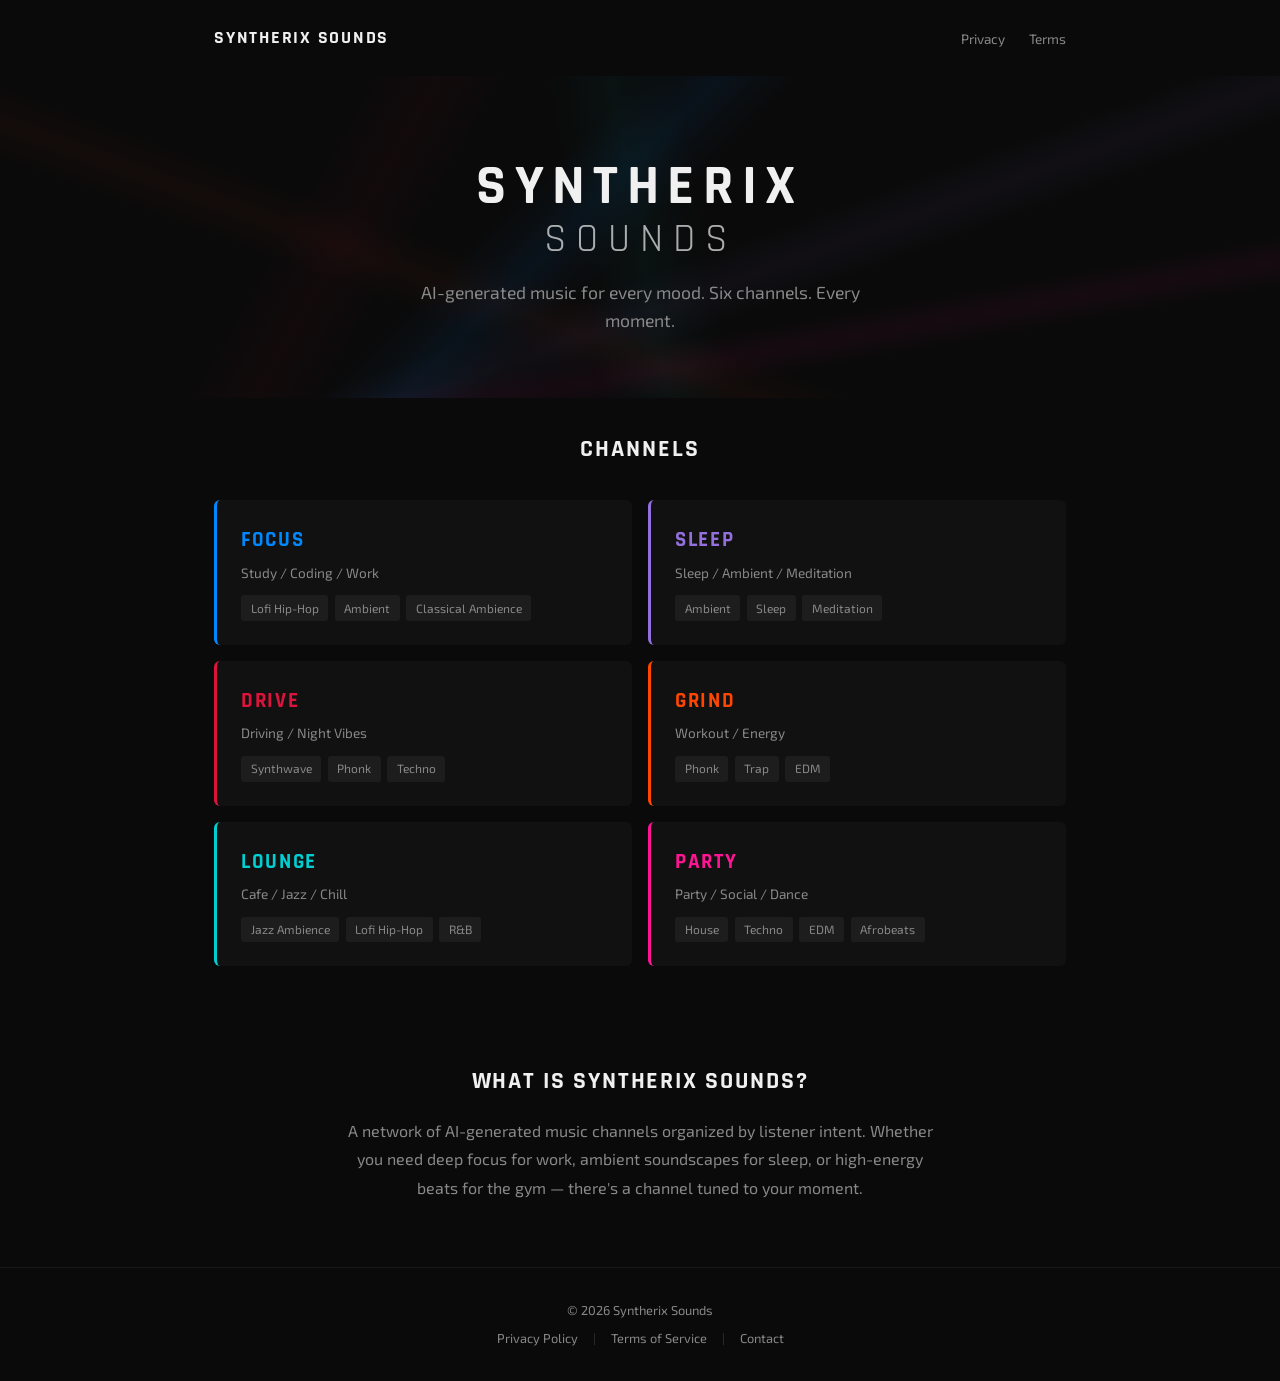
<file: index.html>
<!DOCTYPE html>
<html lang="en">
<head>
  <meta charset="UTF-8">
  <meta name="viewport" content="width=device-width, initial-scale=1.0">
  <title>Syntherix Sounds</title>
  <meta name="description" content="AI-generated music for every mood. Six channels spanning focus, sleep, drive, grind, lounge, and party.">
  <meta property="og:title" content="Syntherix Sounds">
  <meta property="og:description" content="AI-generated music for every mood. Six channels spanning focus, sleep, drive, grind, lounge, and party.">
  <meta property="og:type" content="website">
  <meta property="og:url" content="https://syntherixsounds.com">
  <link rel="stylesheet" href="style.css">
</head>
<body>

  <div class="container">
    <nav class="nav">
      <a href="/" class="nav-brand">SYNTHERIX SOUNDS</a>
      <ul class="nav-links">
        <li><a href="privacy.html">Privacy</a></li>
        <li><a href="terms.html">Terms</a></li>
      </ul>
    </nav>
  </div>

  <section class="hero">
    <div class="container">
      <h1 class="brand-title">
        <span class="brand-primary">SYNTHERIX</span>
        <span class="brand-secondary">SOUNDS</span>
      </h1>
      <p class="tagline">AI-generated music for every mood. Six channels. Every moment.</p>
    </div>
  </section>

  <main class="container">
    <section class="channels">
      <h2 class="channels-heading">CHANNELS</h2>
      <div class="channel-grid">

        <a class="channel-card" style="--accent: var(--focus)" href="https://www.tiktok.com/@syntherixfocus">
          <div class="channel-name">FOCUS</div>
          <div class="channel-intent">Study / Coding / Work</div>
          <div class="channel-genres">
            <span class="genre-tag">Lofi Hip-Hop</span>
            <span class="genre-tag">Ambient</span>
            <span class="genre-tag">Classical Ambience</span>
          </div>
        </a>

        <a class="channel-card" style="--accent: var(--sleep)" href="https://www.tiktok.com/@syntherixsleep">
          <div class="channel-name">SLEEP</div>
          <div class="channel-intent">Sleep / Ambient / Meditation</div>
          <div class="channel-genres">
            <span class="genre-tag">Ambient</span>
            <span class="genre-tag">Sleep</span>
            <span class="genre-tag">Meditation</span>
          </div>
        </a>

        <a class="channel-card" style="--accent: var(--drive)" href="https://www.tiktok.com/@syntherixdrive">
          <div class="channel-name">DRIVE</div>
          <div class="channel-intent">Driving / Night Vibes</div>
          <div class="channel-genres">
            <span class="genre-tag">Synthwave</span>
            <span class="genre-tag">Phonk</span>
            <span class="genre-tag">Techno</span>
          </div>
        </a>

        <a class="channel-card" style="--accent: var(--grind)" href="https://www.tiktok.com/@syntherixgrind">
          <div class="channel-name">GRIND</div>
          <div class="channel-intent">Workout / Energy</div>
          <div class="channel-genres">
            <span class="genre-tag">Phonk</span>
            <span class="genre-tag">Trap</span>
            <span class="genre-tag">EDM</span>
          </div>
        </a>

        <a class="channel-card" style="--accent: var(--lounge)" href="https://www.tiktok.com/@syntherixlounge">
          <div class="channel-name">LOUNGE</div>
          <div class="channel-intent">Cafe / Jazz / Chill</div>
          <div class="channel-genres">
            <span class="genre-tag">Jazz Ambience</span>
            <span class="genre-tag">Lofi Hip-Hop</span>
            <span class="genre-tag">R&B</span>
          </div>
        </a>

        <a class="channel-card" style="--accent: var(--party)" href="https://www.tiktok.com/@syntherixparty">
          <div class="channel-name">PARTY</div>
          <div class="channel-intent">Party / Social / Dance</div>
          <div class="channel-genres">
            <span class="genre-tag">House</span>
            <span class="genre-tag">Techno</span>
            <span class="genre-tag">EDM</span>
            <span class="genre-tag">Afrobeats</span>
          </div>
        </a>

      </div>
    </section>

    <section class="about">
      <h2>WHAT IS SYNTHERIX SOUNDS?</h2>
      <p>A network of AI-generated music channels organized by listener intent. Whether you need deep focus for work, ambient soundscapes for sleep, or high-energy beats for the gym — there's a channel tuned to your moment.</p>
    </section>
  </main>

  <footer class="footer">
    <div class="container">
      <p>&copy; 2026 Syntherix Sounds</p>
      <div class="footer-links">
        <a href="privacy.html">Privacy Policy</a>
        <span class="sep">|</span>
        <a href="terms.html">Terms of Service</a>
        <span class="sep">|</span>
        <a href="mailto:syntherixsounds@gmail.com">Contact</a>
      </div>
    </div>
  </footer>

</body>
</html>
</file>
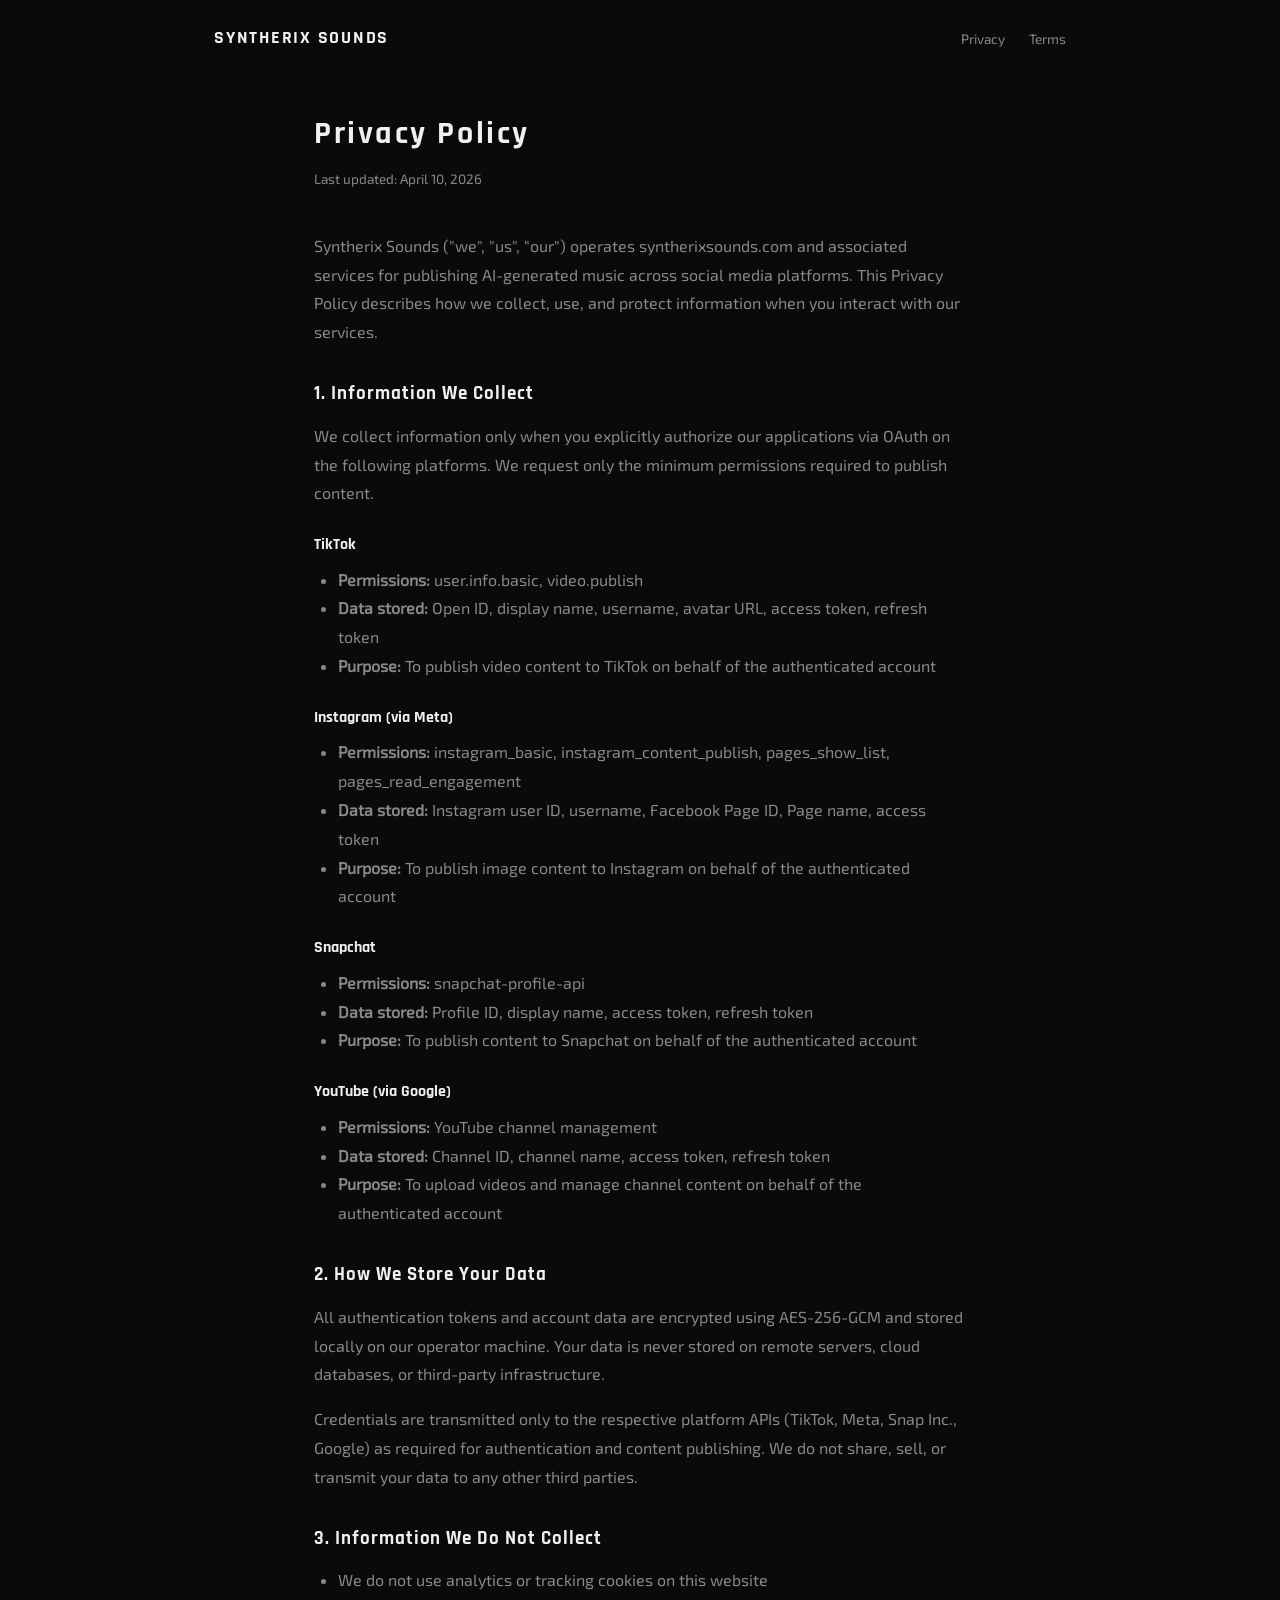
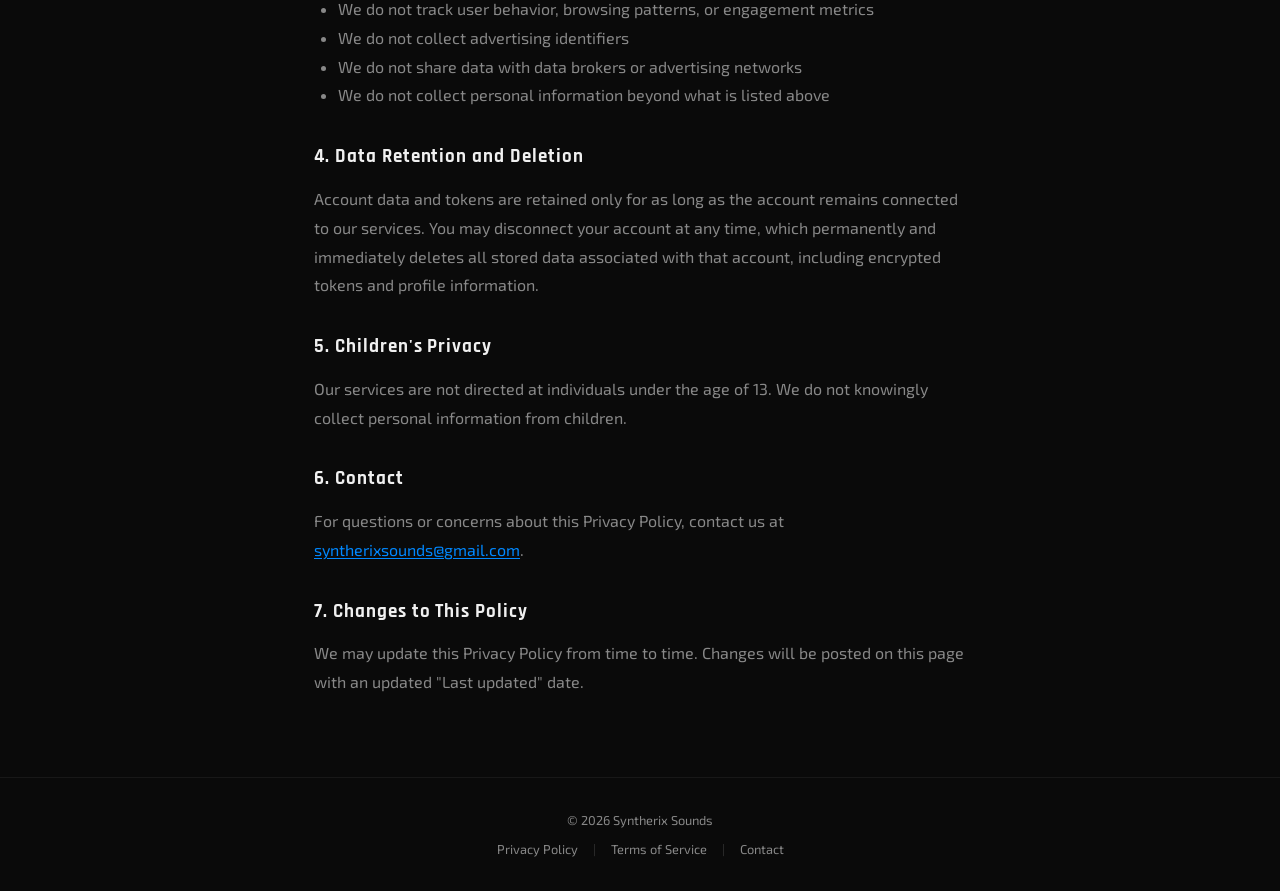
<file: privacy.html>
<!DOCTYPE html>
<html lang="en">
<head>
  <meta charset="UTF-8">
  <meta name="viewport" content="width=device-width, initial-scale=1.0">
  <title>Privacy Policy - Syntherix Sounds</title>
  <meta name="description" content="Privacy policy for Syntherix Sounds and its associated services.">
  <link rel="stylesheet" href="style.css">
</head>
<body>

  <div class="container">
    <nav class="nav">
      <a href="/" class="nav-brand">SYNTHERIX SOUNDS</a>
      <ul class="nav-links">
        <li><a href="privacy.html">Privacy</a></li>
        <li><a href="terms.html">Terms</a></li>
      </ul>
    </nav>
  </div>

  <div class="legal">

    <h1>Privacy Policy</h1>
    <p class="last-updated">Last updated: April 10, 2026</p>

    <p>Syntherix Sounds ("we", "us", "our") operates syntherixsounds.com and associated services for publishing AI-generated music across social media platforms. This Privacy Policy describes how we collect, use, and protect information when you interact with our services.</p>

    <h2>1. Information We Collect</h2>

    <p>We collect information only when you explicitly authorize our applications via OAuth on the following platforms. We request only the minimum permissions required to publish content.</p>

    <h3>TikTok</h3>
    <ul>
      <li><strong>Permissions:</strong> user.info.basic, video.publish</li>
      <li><strong>Data stored:</strong> Open ID, display name, username, avatar URL, access token, refresh token</li>
      <li><strong>Purpose:</strong> To publish video content to TikTok on behalf of the authenticated account</li>
    </ul>

    <h3>Instagram (via Meta)</h3>
    <ul>
      <li><strong>Permissions:</strong> instagram_basic, instagram_content_publish, pages_show_list, pages_read_engagement</li>
      <li><strong>Data stored:</strong> Instagram user ID, username, Facebook Page ID, Page name, access token</li>
      <li><strong>Purpose:</strong> To publish image content to Instagram on behalf of the authenticated account</li>
    </ul>

    <h3>Snapchat</h3>
    <ul>
      <li><strong>Permissions:</strong> snapchat-profile-api</li>
      <li><strong>Data stored:</strong> Profile ID, display name, access token, refresh token</li>
      <li><strong>Purpose:</strong> To publish content to Snapchat on behalf of the authenticated account</li>
    </ul>

    <h3>YouTube (via Google)</h3>
    <ul>
      <li><strong>Permissions:</strong> YouTube channel management</li>
      <li><strong>Data stored:</strong> Channel ID, channel name, access token, refresh token</li>
      <li><strong>Purpose:</strong> To upload videos and manage channel content on behalf of the authenticated account</li>
    </ul>

    <h2>2. How We Store Your Data</h2>

    <p>All authentication tokens and account data are encrypted using AES-256-GCM and stored locally on our operator machine. Your data is never stored on remote servers, cloud databases, or third-party infrastructure.</p>

    <p>Credentials are transmitted only to the respective platform APIs (TikTok, Meta, Snap Inc., Google) as required for authentication and content publishing. We do not share, sell, or transmit your data to any other third parties.</p>

    <h2>3. Information We Do Not Collect</h2>

    <ul>
      <li>We do not use analytics or tracking cookies on this website</li>
      <li>We do not track user behavior, browsing patterns, or engagement metrics</li>
      <li>We do not collect advertising identifiers</li>
      <li>We do not share data with data brokers or advertising networks</li>
      <li>We do not collect personal information beyond what is listed above</li>
    </ul>

    <h2>4. Data Retention and Deletion</h2>

    <p>Account data and tokens are retained only for as long as the account remains connected to our services. You may disconnect your account at any time, which permanently and immediately deletes all stored data associated with that account, including encrypted tokens and profile information.</p>

    <h2>5. Children's Privacy</h2>

    <p>Our services are not directed at individuals under the age of 13. We do not knowingly collect personal information from children.</p>

    <h2>6. Contact</h2>

    <p>For questions or concerns about this Privacy Policy, contact us at <a href="mailto:syntherixsounds@gmail.com">syntherixsounds@gmail.com</a>.</p>

    <h2>7. Changes to This Policy</h2>

    <p>We may update this Privacy Policy from time to time. Changes will be posted on this page with an updated "Last updated" date.</p>

  </div>

  <footer class="footer">
    <div class="container">
      <p>&copy; 2026 Syntherix Sounds</p>
      <div class="footer-links">
        <a href="privacy.html">Privacy Policy</a>
        <span class="sep">|</span>
        <a href="terms.html">Terms of Service</a>
        <span class="sep">|</span>
        <a href="mailto:syntherixsounds@gmail.com">Contact</a>
      </div>
    </div>
  </footer>

</body>
</html>
</file>
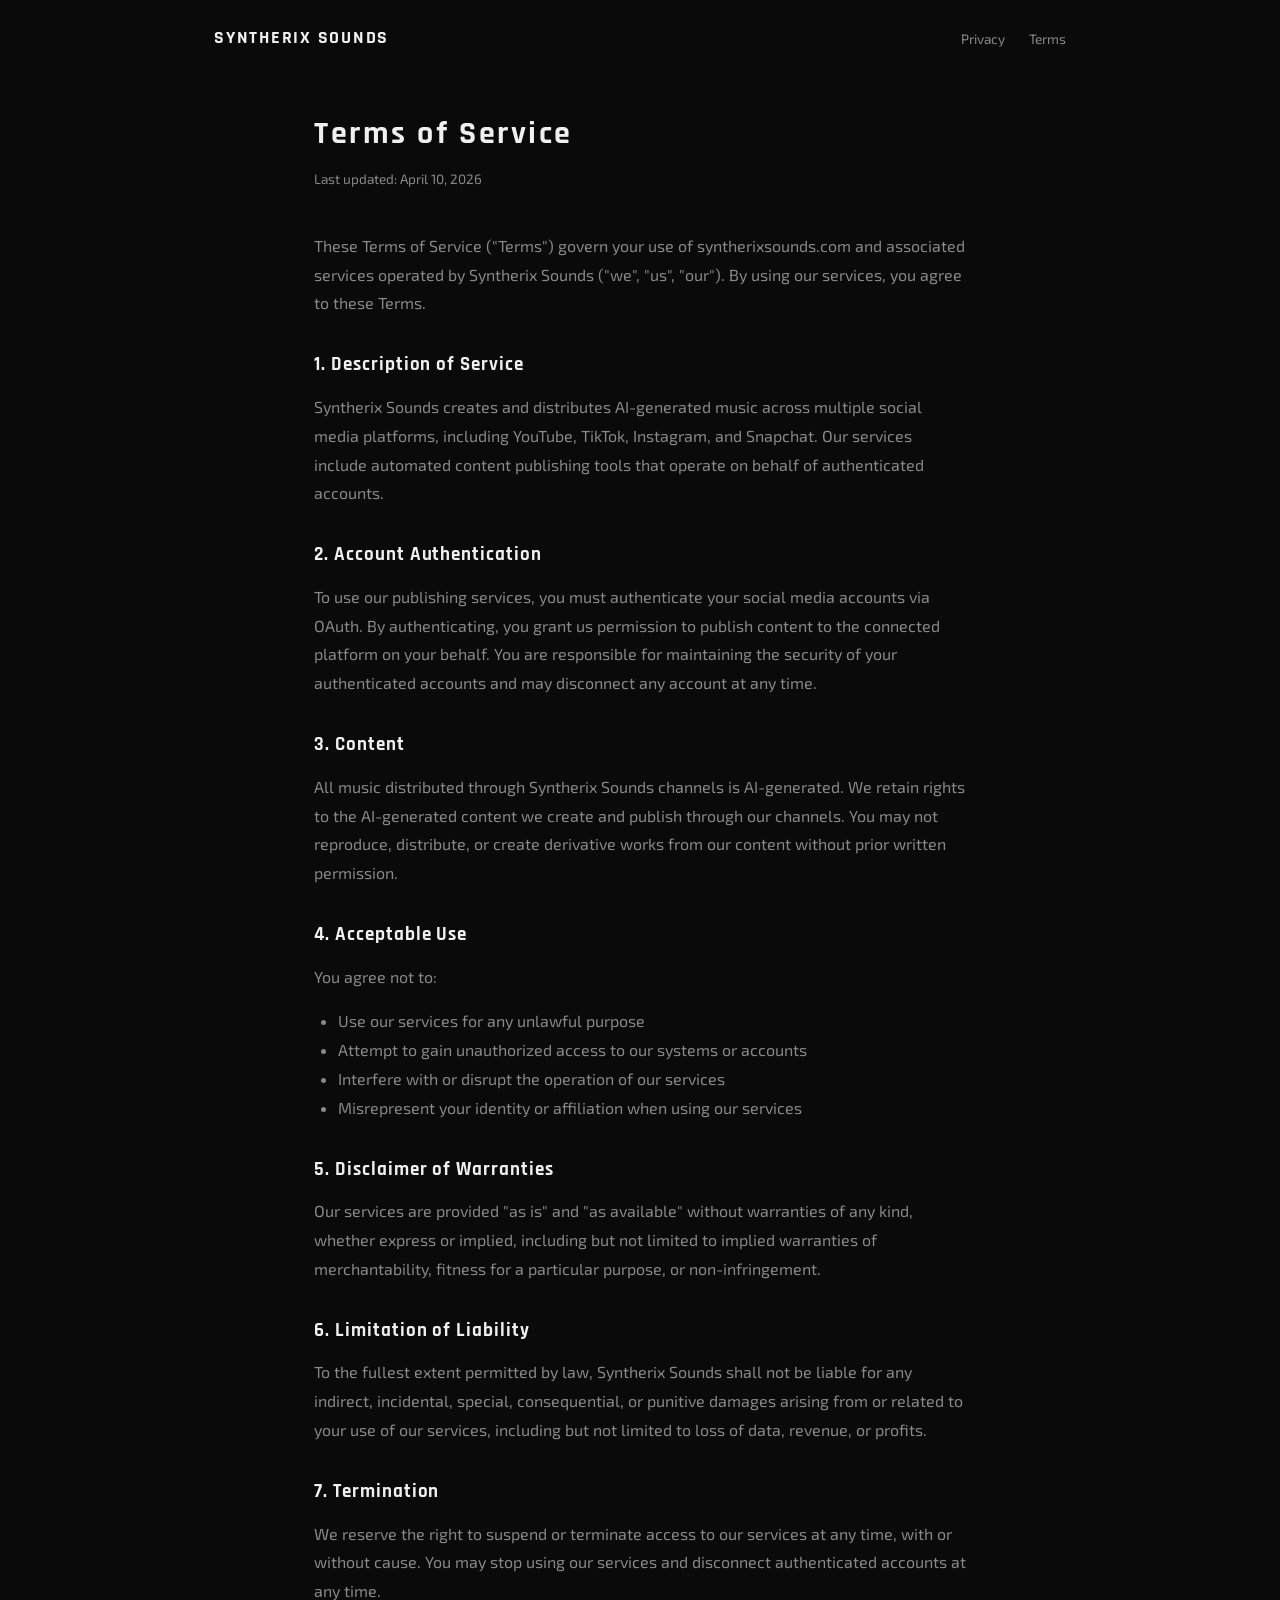
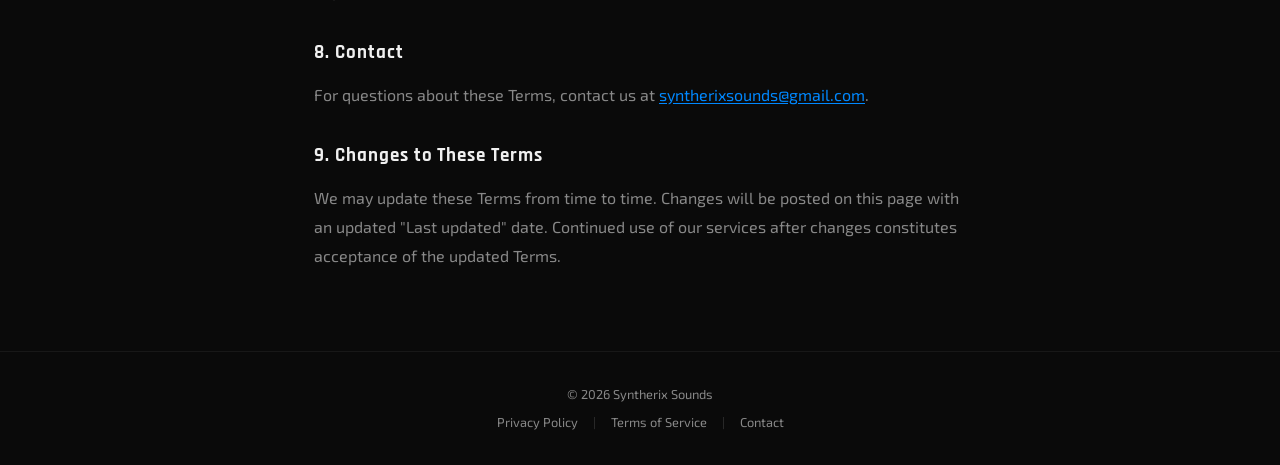
<file: terms.html>
<!DOCTYPE html>
<html lang="en">
<head>
  <meta charset="UTF-8">
  <meta name="viewport" content="width=device-width, initial-scale=1.0">
  <title>Terms of Service - Syntherix Sounds</title>
  <meta name="description" content="Terms of Service for Syntherix Sounds and its associated services.">
  <link rel="stylesheet" href="style.css">
</head>
<body>

  <div class="container">
    <nav class="nav">
      <a href="/" class="nav-brand">SYNTHERIX SOUNDS</a>
      <ul class="nav-links">
        <li><a href="privacy.html">Privacy</a></li>
        <li><a href="terms.html">Terms</a></li>
      </ul>
    </nav>
  </div>

  <div class="legal">

    <h1>Terms of Service</h1>
    <p class="last-updated">Last updated: April 10, 2026</p>

    <p>These Terms of Service ("Terms") govern your use of syntherixsounds.com and associated services operated by Syntherix Sounds ("we", "us", "our"). By using our services, you agree to these Terms.</p>

    <h2>1. Description of Service</h2>

    <p>Syntherix Sounds creates and distributes AI-generated music across multiple social media platforms, including YouTube, TikTok, Instagram, and Snapchat. Our services include automated content publishing tools that operate on behalf of authenticated accounts.</p>

    <h2>2. Account Authentication</h2>

    <p>To use our publishing services, you must authenticate your social media accounts via OAuth. By authenticating, you grant us permission to publish content to the connected platform on your behalf. You are responsible for maintaining the security of your authenticated accounts and may disconnect any account at any time.</p>

    <h2>3. Content</h2>

    <p>All music distributed through Syntherix Sounds channels is AI-generated. We retain rights to the AI-generated content we create and publish through our channels. You may not reproduce, distribute, or create derivative works from our content without prior written permission.</p>

    <h2>4. Acceptable Use</h2>

    <p>You agree not to:</p>
    <ul>
      <li>Use our services for any unlawful purpose</li>
      <li>Attempt to gain unauthorized access to our systems or accounts</li>
      <li>Interfere with or disrupt the operation of our services</li>
      <li>Misrepresent your identity or affiliation when using our services</li>
    </ul>

    <h2>5. Disclaimer of Warranties</h2>

    <p>Our services are provided "as is" and "as available" without warranties of any kind, whether express or implied, including but not limited to implied warranties of merchantability, fitness for a particular purpose, or non-infringement.</p>

    <h2>6. Limitation of Liability</h2>

    <p>To the fullest extent permitted by law, Syntherix Sounds shall not be liable for any indirect, incidental, special, consequential, or punitive damages arising from or related to your use of our services, including but not limited to loss of data, revenue, or profits.</p>

    <h2>7. Termination</h2>

    <p>We reserve the right to suspend or terminate access to our services at any time, with or without cause. You may stop using our services and disconnect authenticated accounts at any time.</p>

    <h2>8. Contact</h2>

    <p>For questions about these Terms, contact us at <a href="mailto:syntherixsounds@gmail.com">syntherixsounds@gmail.com</a>.</p>

    <h2>9. Changes to These Terms</h2>

    <p>We may update these Terms from time to time. Changes will be posted on this page with an updated "Last updated" date. Continued use of our services after changes constitutes acceptance of the updated Terms.</p>

  </div>

  <footer class="footer">
    <div class="container">
      <p>&copy; 2026 Syntherix Sounds</p>
      <div class="footer-links">
        <a href="privacy.html">Privacy Policy</a>
        <span class="sep">|</span>
        <a href="terms.html">Terms of Service</a>
        <span class="sep">|</span>
        <a href="mailto:syntherixsounds@gmail.com">Contact</a>
      </div>
    </div>
  </footer>

</body>
</html>
</file>
<file: style.css>
@font-face {
  font-family: 'Rajdhani';
  src: url('fonts/rajdhani-bold.ttf') format('truetype');
  font-weight: 700;
  font-display: swap;
}

@font-face {
  font-family: 'Rajdhani';
  src: url('fonts/rajdhani-regular.ttf') format('truetype');
  font-weight: 400;
  font-display: swap;
}

@font-face {
  font-family: 'Exo 2';
  src: url('fonts/exo2-regular.ttf') format('truetype');
  font-weight: 400;
  font-display: swap;
}

:root {
  --bg: #0a0a0a;
  --bg-card: #111111;
  --text: #f0f0f0;
  --text-muted: #888;
  --font-display: 'Rajdhani', sans-serif;
  --font-body: 'Exo 2', sans-serif;
  --focus: #0088FF;
  --sleep: #9370DB;
  --drive: #DC143C;
  --grind: #FF4500;
  --lounge: #00CED1;
  --party: #FF1493;
}

*, *::before, *::after {
  box-sizing: border-box;
  margin: 0;
  padding: 0;
}

html {
  font-size: 16px;
  scroll-behavior: smooth;
}

body {
  background: var(--bg);
  color: var(--text);
  font-family: var(--font-body);
  line-height: 1.6;
  min-height: 100vh;
}

a {
  color: inherit;
  text-decoration: none;
}

/* ── Layout ── */

.container {
  max-width: 900px;
  margin: 0 auto;
  padding: 0 1.5rem;
}

/* ── Navigation ── */

.nav {
  display: flex;
  justify-content: space-between;
  align-items: center;
  padding: 1.5rem 0;
}

.nav-brand {
  font-family: var(--font-display);
  font-size: 1.1rem;
  letter-spacing: 0.1em;
  font-weight: 700;
}

.nav-links {
  display: flex;
  gap: 1.5rem;
  list-style: none;
}

.nav-links a {
  color: var(--text-muted);
  font-size: 0.85rem;
  transition: color 0.2s;
}

.nav-links a:hover {
  color: var(--text);
}

/* ── Hero ── */

.hero {
  text-align: center;
  padding: 5rem 0 4rem;
  background:
    linear-gradient(135deg, transparent 40%, rgba(0, 136, 255, 0.07) 45%, transparent 50%),
    linear-gradient(160deg, transparent 55%, rgba(147, 112, 219, 0.05) 60%, transparent 65%),
    linear-gradient(120deg, transparent 25%, rgba(220, 20, 60, 0.04) 30%, transparent 35%),
    linear-gradient(200deg, transparent 60%, rgba(255, 69, 0, 0.04) 65%, transparent 70%),
    linear-gradient(80deg, transparent 45%, rgba(0, 206, 209, 0.04) 50%, transparent 55%),
    linear-gradient(170deg, transparent 70%, rgba(255, 20, 147, 0.05) 75%, transparent 80%);
}

.brand-title {
  font-family: var(--font-display);
  font-size: 3.5rem;
  letter-spacing: 0.15em;
  line-height: 1.1;
  margin-bottom: 1rem;
}

.brand-primary {
  font-weight: 700;
}

.brand-secondary {
  font-weight: 400;
  display: block;
  font-size: 2.5rem;
  letter-spacing: 0.25em;
  opacity: 0.7;
}

.tagline {
  color: var(--text-muted);
  font-size: 1.1rem;
  max-width: 500px;
  margin: 0 auto;
}

/* ── Channel Grid ── */

.channels {
  padding: 2rem 0 4rem;
}

.channels-heading {
  font-family: var(--font-display);
  font-size: 1.5rem;
  font-weight: 700;
  letter-spacing: 0.08em;
  margin-bottom: 2rem;
  text-align: center;
}

.channel-grid {
  display: grid;
  grid-template-columns: repeat(2, 1fr);
  gap: 1rem;
}

.channel-card {
  display: block;
  background: var(--bg-card);
  border-left: 3px solid var(--accent);
  border-radius: 6px;
  padding: 1.5rem;
  transition: transform 0.2s, box-shadow 0.2s;
}

.channel-card:hover {
  transform: translateY(-2px);
  box-shadow: 0 0 24px color-mix(in srgb, var(--accent) 25%, transparent);
}

.channel-name {
  font-family: var(--font-display);
  font-size: 1.3rem;
  font-weight: 700;
  letter-spacing: 0.08em;
  color: var(--accent);
  margin-bottom: 0.25rem;
}

.channel-intent {
  color: var(--text-muted);
  font-size: 0.85rem;
  margin-bottom: 0.75rem;
}

.channel-genres {
  display: flex;
  flex-wrap: wrap;
  gap: 0.4rem;
}

.genre-tag {
  font-size: 0.75rem;
  color: var(--text-muted);
  background: rgba(255, 255, 255, 0.05);
  padding: 0.2rem 0.6rem;
  border-radius: 3px;
}

/* ── About ── */

.about {
  padding: 2rem 0 4rem;
  text-align: center;
}

.about h2 {
  font-family: var(--font-display);
  font-size: 1.5rem;
  font-weight: 700;
  letter-spacing: 0.08em;
  margin-bottom: 1rem;
}

.about p {
  color: var(--text-muted);
  max-width: 600px;
  margin: 0 auto;
  line-height: 1.8;
}

/* ── Footer ── */

.footer {
  border-top: 1px solid rgba(255, 255, 255, 0.06);
  padding: 2rem 0;
  text-align: center;
  color: var(--text-muted);
  font-size: 0.8rem;
}

.footer-links {
  margin-top: 0.5rem;
}

.footer-links a {
  color: var(--text-muted);
  transition: color 0.2s;
}

.footer-links a:hover {
  color: var(--text);
}

.footer-links .sep {
  margin: 0 0.75rem;
  opacity: 0.3;
}

/* ── Legal Pages ── */

.legal {
  max-width: 700px;
  margin: 0 auto;
  padding: 2rem 1.5rem 4rem;
}

.legal h1 {
  font-family: var(--font-display);
  font-size: 2rem;
  font-weight: 700;
  letter-spacing: 0.08em;
  margin-bottom: 0.5rem;
}

.legal .last-updated {
  color: var(--text-muted);
  font-size: 0.85rem;
  margin-bottom: 2.5rem;
}

.legal h2 {
  font-family: var(--font-display);
  font-size: 1.2rem;
  font-weight: 700;
  letter-spacing: 0.05em;
  margin-top: 2rem;
  margin-bottom: 0.75rem;
}

.legal h3 {
  font-family: var(--font-display);
  font-size: 1rem;
  font-weight: 700;
  margin-top: 1.5rem;
  margin-bottom: 0.5rem;
}

.legal p {
  color: var(--text-muted);
  margin-bottom: 1rem;
  line-height: 1.8;
}

.legal ul {
  color: var(--text-muted);
  margin-bottom: 1rem;
  padding-left: 1.5rem;
  line-height: 1.8;
}

.legal a {
  color: var(--focus);
  text-decoration: underline;
  text-underline-offset: 2px;
}

.legal a:hover {
  opacity: 0.8;
}

/* ── Responsive ── */

@media (max-width: 640px) {
  .brand-title {
    font-size: 2.5rem;
  }

  .brand-secondary {
    font-size: 1.8rem;
  }

  .hero {
    padding: 3rem 0 2.5rem;
  }

  .channel-grid {
    grid-template-columns: 1fr;
  }

  .nav {
    flex-direction: column;
    gap: 0.75rem;
  }
}
</file>
